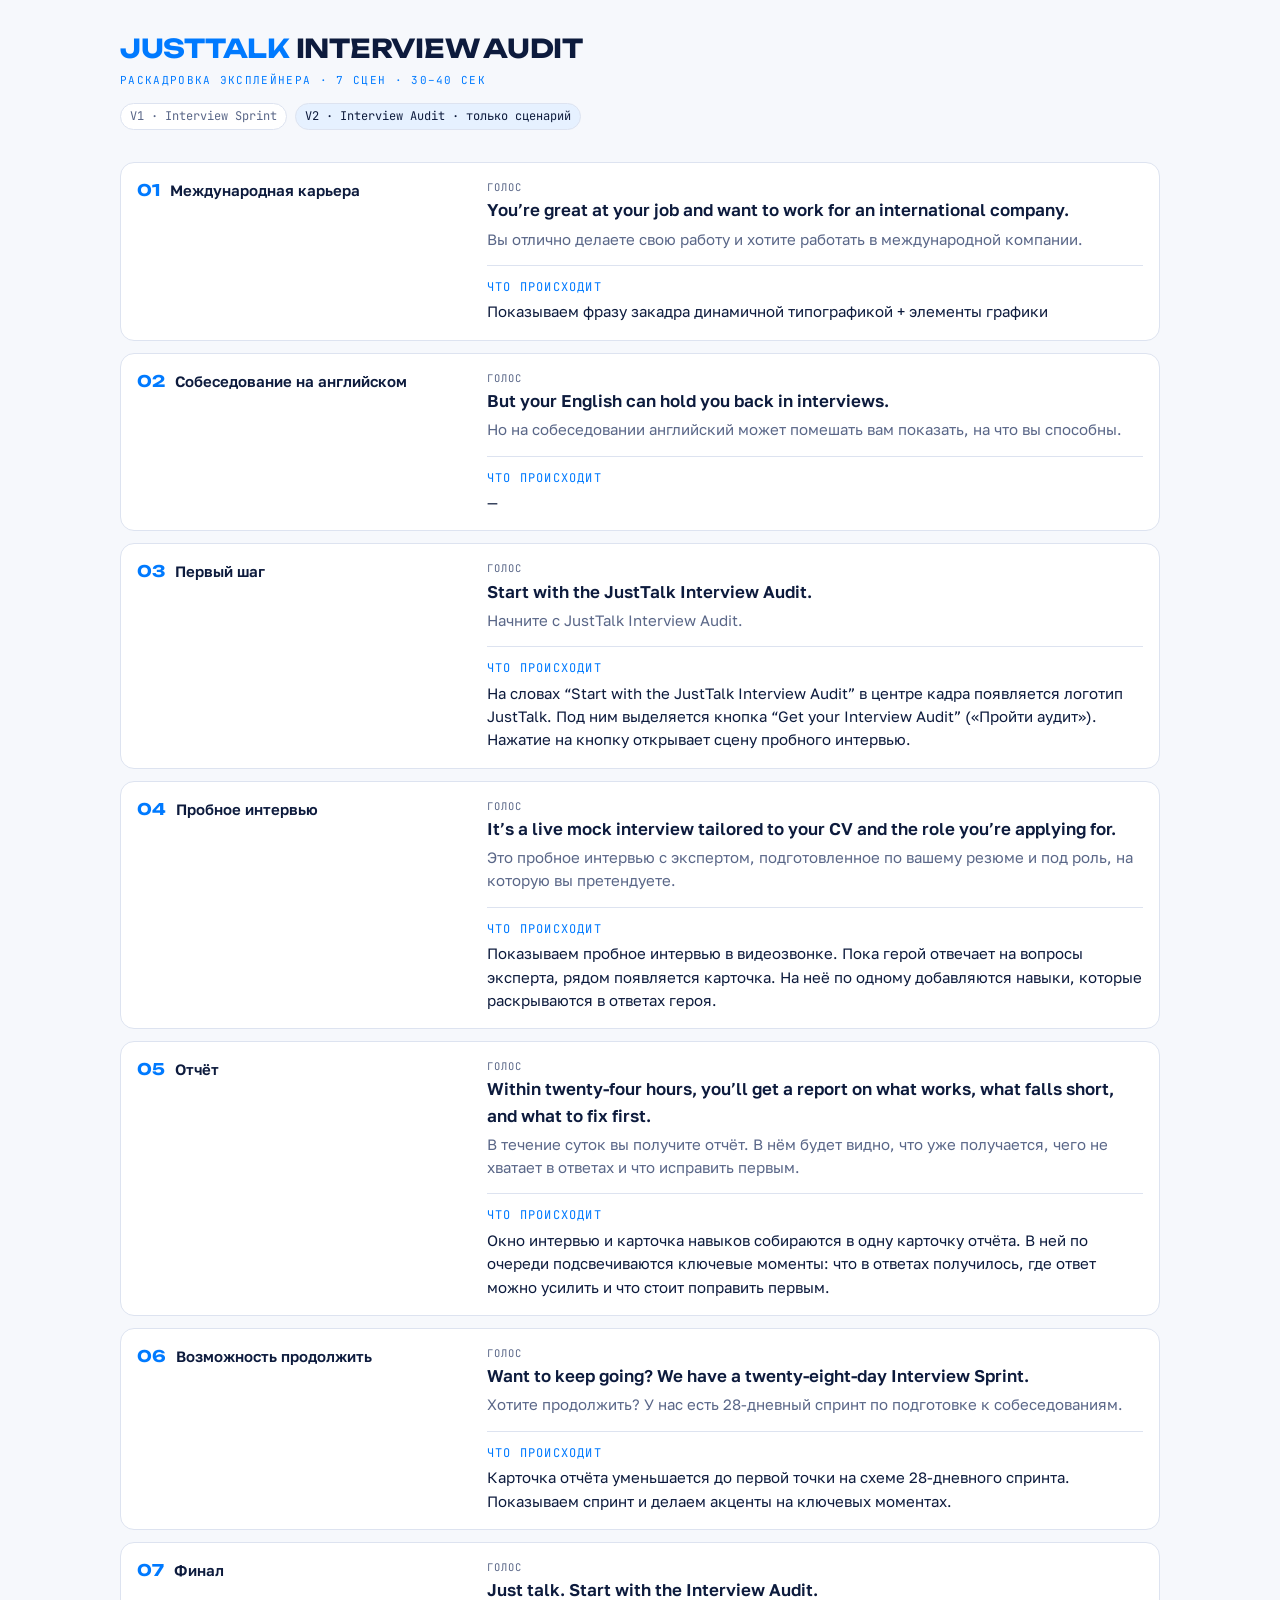
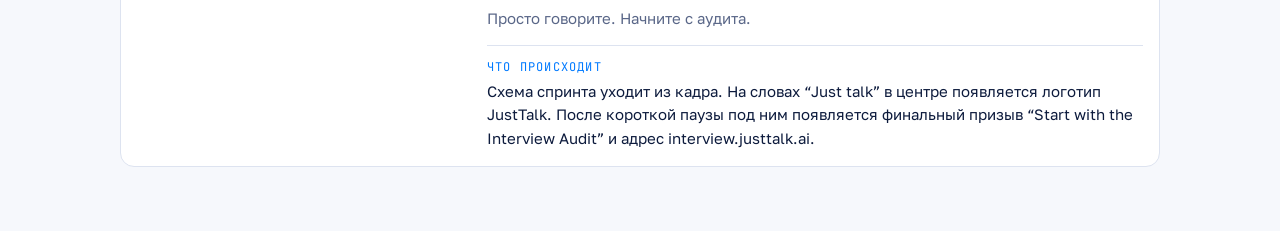
<file: v2/index.html>
<!doctype html>
<html lang="ru">
<head>
  <meta charset="utf-8">
  <meta name="viewport" content="width=device-width, initial-scale=1">
  <meta name="description" content="Вторая версия раскадровки эксплейнера JustTalk Interview Audit. Семь сцен с закадром, переводом и описанием действия в кадре.">
  <title>JustTalk Interview Audit · Раскадровка V2</title>
  <link rel="icon" href="../favicon.svg" type="image/svg+xml">
  <link rel="apple-touch-icon" href="../apple-touch-icon.png">
  <link rel="preconnect" href="https://fonts.googleapis.com">
  <link rel="preconnect" href="https://fonts.gstatic.com" crossorigin>
  <link rel="stylesheet" href="https://fonts.googleapis.com/css2?family=Unbounded:wght@500;700&amp;family=Golos+Text:wght@400;500;600&amp;family=JetBrains+Mono:wght@400;600&amp;display=swap">
  <link rel="stylesheet" href="../styles.css">
  <style>
    header.top { margin-bottom: 32px; }
    .versions { display: flex; flex-wrap: wrap; gap: 8px; }
    .versions a { text-decoration: none; }
    .versions a:hover { color: var(--brand); text-decoration: underline; }
    .versions [aria-current="page"] { background: var(--brand-soft); color: var(--ink); }
    .versions a:focus-visible { outline: 2px solid var(--brand); outline-offset: 3px; }
    .scene { grid-template-columns: minmax(200px, 1fr) minmax(0, 2fr); }
    .scene .tc .name { display: block; font-family: var(--body); font-size: 15px; }
    .vo { font-size: 17px; }
    .ru { font-size: 15px; margin-top: 4px; }
    .action { display: grid; gap: 4px; margin-top: 14px; border-top: 1px solid var(--line); padding-top: 12px; }
    .action .lbl { color: var(--brand); font-size: 12px; margin-bottom: 0; }
    @media (max-width: 640px) {
      .scene { grid-template-columns: 1fr; gap: 10px; }
    }
  </style>
</head>
<body>
  <div class="wrap">
    <header class="top">
      <div class="title">
        <h1><span class="accent">JUSTTALK</span> INTERVIEW AUDIT</h1>
        <p class="eyebrow">Раскадровка эксплейнера · 7 сцен · 30–40 сек</p>
      </div>
      <nav class="versions" aria-label="Версии раскадровки">
        <a class="chip" href="../index.html">V1 · Interview Sprint</a>
        <span class="chip" aria-current="page">V2 · Interview Audit · только сценарий</span>
      </nav>
    </header>

    <main class="scenes" aria-label="Сцены и закадровый текст">
      <article class="scene">
        <div class="tc"><span class="n">01</span><h2 class="name">Международная карьера</h2></div>
        <div>
          <p class="lbl">Голос</p>
          <p class="vo" lang="en">You’re great at your job and want to work for an international company.</p>
          <p class="ru">Вы отлично делаете свою работу и хотите работать в международной компании.</p>
          <div class="action">
            <p class="lbl">Что происходит</p>
            <p>Показываем фразу закадра динамичной типографикой + элементы графики</p>
          </div>
        </div>
      </article>
      <article class="scene">
        <div class="tc"><span class="n">02</span><h2 class="name">Собеседование на английском</h2></div>
        <div>
          <p class="lbl">Голос</p>
          <p class="vo" lang="en">But your English can hold you back in interviews.</p>
          <p class="ru">Но на собеседовании английский может помешать вам показать, на что вы способны.</p>
          <div class="action">
            <p class="lbl">Что происходит</p>
            <p>—</p>
          </div>
        </div>
      </article>
      <article class="scene">
        <div class="tc"><span class="n">03</span><h2 class="name">Первый шаг</h2></div>
        <div>
          <p class="lbl">Голос</p>
          <p class="vo" lang="en">Start with the JustTalk Interview Audit.</p>
          <p class="ru">Начните с JustTalk Interview Audit.</p>
          <div class="action">
            <p class="lbl">Что происходит</p>
            <p>На словах <span lang="en">“Start with the JustTalk Interview Audit”</span> в центре кадра появляется логотип JustTalk. Под ним выделяется кнопка <span lang="en">“Get your Interview Audit”</span> («Пройти аудит»). Нажатие на кнопку открывает сцену пробного интервью.</p>
          </div>
        </div>
      </article>
      <article class="scene">
        <div class="tc"><span class="n">04</span><h2 class="name">Пробное интервью</h2></div>
        <div>
          <p class="lbl">Голос</p>
          <p class="vo" lang="en">It’s a live mock interview tailored to your CV and the role you’re applying for.</p>
          <p class="ru">Это пробное интервью с экспертом, подготовленное по вашему резюме и под роль, на которую вы претендуете.</p>
          <div class="action">
            <p class="lbl">Что происходит</p>
            <p>Показываем пробное интервью в видеозвонке. Пока герой отвечает на вопросы эксперта, рядом появляется карточка. На неё по одному добавляются навыки, которые раскрываются в ответах героя.</p>
          </div>
        </div>
      </article>
      <article class="scene">
        <div class="tc"><span class="n">05</span><h2 class="name">Отчёт</h2></div>
        <div>
          <p class="lbl">Голос</p>
          <p class="vo" lang="en">Within twenty-four hours, you’ll get a report on what works, what falls short, and what to fix first.</p>
          <p class="ru">В течение суток вы получите отчёт. В нём будет видно, что уже получается, чего не хватает в ответах и что исправить первым.</p>
          <div class="action">
            <p class="lbl">Что происходит</p>
            <p>Окно интервью и карточка навыков собираются в одну карточку отчёта. В ней по очереди подсвечиваются ключевые моменты: что в ответах получилось, где ответ можно усилить и что стоит поправить первым.</p>
          </div>
        </div>
      </article>
      <article class="scene">
        <div class="tc"><span class="n">06</span><h2 class="name">Возможность продолжить</h2></div>
        <div>
          <p class="lbl">Голос</p>
          <p class="vo" lang="en">Want to keep going? We have a twenty-eight-day Interview Sprint.</p>
          <p class="ru">Хотите продолжить? У нас есть 28-дневный спринт по подготовке к собеседованиям.</p>
          <div class="action">
            <p class="lbl">Что происходит</p>
            <p>Карточка отчёта уменьшается до первой точки на схеме 28-дневного спринта. Показываем спринт и делаем акценты на ключевых моментах.</p>
          </div>
        </div>
      </article>
      <article class="scene">
        <div class="tc"><span class="n">07</span><h2 class="name">Финал</h2></div>
        <div>
          <p class="lbl">Голос</p>
          <p class="vo" lang="en">Just talk. Start with the Interview Audit.</p>
          <p class="ru">Просто говорите. Начните с аудита.</p>
          <div class="action">
            <p class="lbl">Что происходит</p>
            <p>Схема спринта уходит из кадра. На словах <span lang="en">“Just talk”</span> в центре появляется логотип JustTalk. После короткой паузы под ним появляется финальный призыв <span lang="en">“Start with the Interview Audit”</span> и адрес <span lang="en">interview.justtalk.ai</span>.</p>
          </div>
        </div>
      </article>
    </main>
  </div>
</body>
</html>
</file>
<file: styles.css>
/* Layout: panels stacked on one page (common, then one per variant); scenes are a vertical timeline of cards with a ref slot each */
:root{
  --bg:#f6f8fc; --surface:#ffffff; --ink:#0d1b3d; --muted:#5a6788; --line:#dde3f0;
  --brand:#007aff; --brand-soft:#e6f1ff; --navy:#0a1f4d; --slot:#f0f4fb; --frame-dark:#101828; --frame-avatar:#35405a; --on-brand:#ffffff; --live:#ff3b30;
  --display:"Unbounded","Golos Text",system-ui,sans-serif;
  --body:"Golos Text",system-ui,-apple-system,"Segoe UI",sans-serif;
  --mono:"JetBrains Mono",ui-monospace,Menlo,Consolas,monospace;
}
@media (prefers-color-scheme: dark){:root:not([data-theme="light"]){
  --bg:#0a1124; --surface:#111a33; --ink:#e8eefc; --muted:#94a3c4; --line:#22304f;
  --brand:#3d9bff; --brand-soft:#132a52; --navy:#c9dbff; --slot:#0e1730; --frame-dark:#060b18; --frame-avatar:#2c3852; --on-brand:#ffffff; color-scheme:dark}}
:root[data-theme="dark"]{
  --bg:#0a1124; --surface:#111a33; --ink:#e8eefc; --muted:#94a3c4; --line:#22304f;
  --brand:#3d9bff; --brand-soft:#132a52; --navy:#c9dbff; --slot:#0e1730; --frame-dark:#060b18; --frame-avatar:#2c3852; --on-brand:#ffffff; color-scheme:dark}
*{box-sizing:border-box}
body{background:var(--bg);color:var(--ink);font-family:var(--body);font-size:15px;line-height:1.55;margin:0}
.wrap{max-width:1080px;margin:0 auto;padding-inline:20px;padding-block:28px 64px}
h1,h2,h3{font-family:var(--display);text-wrap:balance;margin:0;color:var(--ink)}
h1{font-size:clamp(20px,3vw,26px);font-weight:700;letter-spacing:-.01em}
h2{font-size:20px;font-weight:700}
h3{font-size:15px;font-weight:500}
p{margin:0}
.eyebrow{font-family:var(--mono);font-size:11px;letter-spacing:.12em;text-transform:uppercase;color:var(--brand)}
.muted{color:var(--muted)}
header.top{display:grid;gap:14px;margin-bottom:96px}
.title{display:grid;gap:4px}
h1 .accent{color:var(--brand)}
.links{justify-self:start}
.links summary{cursor:pointer;font-weight:500;font-size:14px;color:var(--brand)}
.links summary:focus-visible{outline:2px solid var(--brand);outline-offset:2px}
.links ul{margin:8px 0 0;padding-left:18px;display:grid;gap:6px}
.links a{color:var(--ink)}
.links a:hover{color:var(--brand)}
.logo{display:block;height:20px;width:auto;overflow:visible;margin-bottom:28px}
.logo .ink{fill:var(--ink)}
.logo .brand{fill:var(--brand);transform-box:fill-box;transform-origin:center}
.logo .brand.play{animation:eq-short 1.1s ease-in-out infinite}
.logo .brand ~ .brand.play{animation-name:eq-tall;animation-delay:.15s}
.logo .brand ~ .brand ~ .brand.play{animation-name:eq-short;animation-delay:.3s}
@keyframes eq-short{0%,100%{transform:scaleY(1)}50%{transform:scaleY(1.5)}}
@keyframes eq-tall{0%,100%{transform:scaleY(1)}50%{transform:scaleY(.5)}}
@media (prefers-reduced-motion: reduce){.logo .brand.play{animation:none}}
.meta{display:flex;flex-wrap:wrap;gap:8px}
.chip{font-family:var(--mono);font-size:12px;padding:3px 9px;border:1px solid var(--line);border-radius:999px;background:var(--surface);color:var(--muted)}
#panels{display:grid;gap:96px}
.panel:not(#p-common) .intro h2{color:var(--brand)}
.group{font-size:clamp(20px,3vw,26px)}
.boards{margin-bottom:-40px}
audio{display:block;width:100%}
.panel{display:grid;gap:22px}
.intro{display:grid;gap:10px;max-width:70ch}
.cols{display:grid;grid-template-columns:repeat(auto-fit,minmax(min(280px,100%),1fr));gap:14px} /* min(…,100%): на узком экране колонка не шире контейнера */
.box{background:var(--surface);border:1px solid var(--line);border-radius:14px;padding:18px;display:grid;gap:10px;min-width:0;align-content:start}
.box ul,.intro ul{margin:0;padding-left:18px;display:grid;gap:6px}
.box ul{gap:22px}
.swatches{display:flex;flex-wrap:wrap;gap:10px}
.sw{display:grid;gap:4px;font-family:var(--mono);font-size:11px;color:var(--muted)}
.sw b{display:block;width:64px;height:40px;border-radius:8px;border:1px solid var(--line)}
/* Образцы градиентов: размытые цветовые пятна (--a…--d) на базовом цвете (--e), медленный дрейф и зерно поверх */
.grads{display:grid;grid-template-columns:repeat(2,minmax(0,1fr));gap:12px}
.gsw{display:grid;gap:6px;font-family:var(--mono);font-size:11px;color:var(--muted)}
.grad{display:block;position:relative;overflow:hidden;aspect-ratio:16/10;border-radius:12px;border:1px solid var(--line);background:var(--e)}
.grad::before{content:"";position:absolute;inset:-35%;background:radial-gradient(circle at 22% 22%,var(--a),transparent 52%),radial-gradient(circle at 80% 18%,var(--b),transparent 50%),radial-gradient(circle at 16% 84%,var(--c),transparent 52%),radial-gradient(circle at 84% 80%,var(--d),transparent 50%);animation:grad-drift 4s ease-in-out infinite alternate}
.grad::after{content:"";position:absolute;inset:0;background-image:url("data:image/svg+xml,%3Csvg xmlns='http://www.w3.org/2000/svg' width='160' height='160'%3E%3Cfilter id='n'%3E%3CfeTurbulence type='fractalNoise' baseFrequency='0.9' numOctaves='2' stitchTiles='stitch'/%3E%3CfeColorMatrix values='0 0 0 0 0 0 0 0 0 0 0 0 0 0 0 0 0 0 0.55 0'/%3E%3C/filter%3E%3Crect width='100%25' height='100%25' filter='url(%23n)'/%3E%3C/svg%3E");mix-blend-mode:overlay;opacity:.55}
.gsw:nth-child(2) .grad::before{animation-delay:-1s}.gsw:nth-child(3) .grad::before{animation-delay:-2s}.gsw:nth-child(4) .grad::before{animation-delay:-3s}
@keyframes grad-drift{0%{transform:translate(-10%,-7%) rotate(-6deg) scale(1)}50%{transform:translate(9%,6%) rotate(18deg) scale(1.18)}100%{transform:translate(-5%,11%) rotate(-16deg) scale(1.08)}}
@media (prefers-reduced-motion: reduce){.grad::before{animation:none}}
pre.code{margin:0;font-family:var(--mono);font-size:12px;white-space:pre-wrap;word-break:break-word;background:var(--slot);border:1px solid var(--line);border-radius:10px;padding:12px;color:var(--ink)}
.scenes{display:grid;gap:12px}
.scene{display:grid;grid-template-columns:minmax(0,320px) minmax(0,1fr);gap:22px;background:var(--surface);border:1px solid var(--line);border-radius:14px;padding:16px}
/* пока скрыто: название сцены под кадром и блок «Что происходит» (данные остались в data.js — вернуть, убрав эту строку) */
.scene .tc .name,.scene .vis{display:none}
.shot{display:grid;gap:10px;align-content:start}
.tc{display:flex;gap:10px;align-items:baseline}
.tc .n{font-family:var(--display);font-size:16px;font-weight:700;color:var(--brand);line-height:1}
.tc .name{font-size:13px;font-weight:600;color:var(--ink)}
.body{display:grid;gap:10px;min-width:0}
.vo{font-weight:600;font-size:15.5px}
.vo.silent{font-weight:400;color:var(--muted);font-style:italic}
.ru{color:var(--muted);font-size:13.5px}
.lbl{font-family:var(--mono);font-size:10.5px;letter-spacing:.1em;text-transform:uppercase;color:var(--muted);margin-bottom:2px}
/* пункт с тремя плашками календаря — на всю ширину блока, плашки в ряд; остальные пункты по три в ряд без пустот */
.els > .wide{grid-column:1/-1}
.els > .wide > p{max-width:70ch}
.cal-plates{display:grid;grid-template-columns:repeat(auto-fit,minmax(min(240px,100%),1fr));gap:12px;margin-top:14px}
.cal-plates .demo{margin-top:0;height:220px}
.els{counter-reset:el;gap:44px 36px;margin-top:18px}
.box:has(.els){padding:28px 28px 34px}
.els .lbl{counter-increment:el;font-size:12px;font-weight:600;color:var(--brand);margin-bottom:12px}
.els .lbl::before{content:counter(el,decimal-leading-zero);color:var(--brand);margin-right:8px}
.ost{display:inline-block;background:var(--brand-soft);color:var(--ink);border-radius:6px;padding:2px 8px;font-size:13.5px;font-weight:500}
.ref{display:grid;grid-template-columns:repeat(auto-fill,minmax(120px,1fr));gap:8px;color:var(--muted)}
.ref img{border-radius:8px;width:100%;height:auto;display:block}
.ref figure{margin:0;display:grid;gap:4px}
.ref figcaption{font-size:11.5px}
.hl{color:var(--brand);font-weight:600}
.note{font-size:13px;color:var(--muted);border-left:3px solid var(--brand);padding-left:10px}
@media (max-width:760px){
  .box:has(.els){padding:20px 16px 26px}
  .cur-demo .stage-wrap{max-width:calc(100% - 28px)} /* наклонённое 3D-окно не вылезает за край узкой плашки */
  .scene{grid-template-columns:1fr}
}
/* Живые примеры в блоке сквозных элементов (app.js): эквалайзер-конструктор и календарь → плитки */
.demo{margin-top:14px;height:110px;border-radius:10px;border:1px solid var(--line);background:radial-gradient(120% 90% at 12% 0%,var(--brand-soft),transparent 62%),var(--slot);display:grid;place-items:center}
.demo svg{width:100%;max-width:240px;height:auto;overflow:visible}
.demo{position:relative;overflow:hidden}
.demo-tag{position:absolute;top:8px;left:10px;font-family:var(--mono);font-size:10px;letter-spacing:.08em;color:var(--muted)}
.cal3d-demo{height:170px}
.calbook-demo{height:230px}
.cal3d-demo canvas,.calbook-demo canvas{position:absolute;inset:0;width:100%;height:100%;display:block}
.eq-demo{overflow:hidden}.eq-demo rect{fill:var(--brand)}
/* плашки на живом градиенте с шумом, как в палитре: белый эквалайзер на розово-синем, кинетический текст на голубом, курсор на мятном */
.demo-grad{position:relative;overflow:hidden;background:var(--e);border-color:transparent}
.demo-grad::before{content:"";position:absolute;inset:-35%;background:radial-gradient(circle at 22% 22%,var(--a),transparent 52%),radial-gradient(circle at 80% 18%,var(--b),transparent 50%),radial-gradient(circle at 16% 84%,var(--c),transparent 52%),radial-gradient(circle at 84% 80%,var(--d),transparent 50%);animation:grad-drift 4s ease-in-out infinite alternate}
.demo-grad::after{content:"";position:absolute;inset:0;background-image:url("data:image/svg+xml,%3Csvg xmlns='http://www.w3.org/2000/svg' width='160' height='160'%3E%3Cfilter id='n'%3E%3CfeTurbulence type='fractalNoise' baseFrequency='0.9' numOctaves='2' stitchTiles='stitch'/%3E%3CfeColorMatrix values='0 0 0 0 0 0 0 0 0 0 0 0 0 0 0 0 0 0 0.55 0'/%3E%3C/filter%3E%3Crect width='100%25' height='100%25' filter='url(%23n)'/%3E%3C/svg%3E");mix-blend-mode:overlay;opacity:.55}
/* градиент под содержимым (z-index -1 внутри изолированной плашки), шум — поверх всего, включая курсор; белое чуть прозрачное — вплавлено в градиент; акценты и зачёркивание — фирменный синий (чёрный на голубом смотрелся грубо) */
.demo-grad{isolation:isolate}.demo-grad::before{z-index:-1}.eq-demo.demo-grad rect{fill:#fff;fill-opacity:.85}
.demo-grad .kt{color:rgba(255,255,255,.92)}.demo-grad .kt .acc{color:var(--brand)}.demo-grad .kt .ln.strike::after{background:var(--brand)}
@media (prefers-reduced-motion: reduce){.demo-grad::before{animation:none}}
.cal-demo .c-empty{fill:var(--line)}.cal-demo .c-prac{fill:var(--brand);fill-opacity:.35}.cal-demo .c-coach{fill:var(--brand);fill-opacity:.65}.cal-demo .c-mock{fill:var(--brand)}
/* шарик-отметка: белый с синей обводкой и мягким синим свечением — заметен и на светлых, и на синих плитках */
.cal-demo .trail{fill:var(--brand);fill-opacity:.45}
.cal-demo circle{fill:var(--on-brand);stroke:var(--brand);stroke-width:1.3;filter:drop-shadow(0 0 2.5px color-mix(in srgb,var(--brand) 70%,transparent)) drop-shadow(0 1px 1px color-mix(in srgb,var(--ink) 30%,transparent))}
.cal-demo text{font-family:var(--body);font-weight:700;fill:var(--brand)}
/* Реальный коуч: окно звонка, где у коуча включается «живое видео», курсор раскрывает его на всё окно, затем всё возвращается (app.js) */
.coach-demo{height:200px;padding:14px}
.cw{width:100%;max-width:300px;background:var(--surface);border:1px solid var(--line);border-radius:12px;padding:8px;display:grid;gap:8px;box-shadow:0 6px 18px color-mix(in srgb,var(--ink) 10%,transparent)}
.cw-head{display:flex;align-items:center;gap:2px;font-size:10px;color:var(--muted)}
.cw-head i{width:3px;height:6px;border-radius:2px;background:var(--brand)}.cw-head i:nth-child(2){height:10px}
.cw-head span{margin-left:6px;padding-left:6px;border-left:1px solid var(--line)}
.cw-tiles{display:flex;gap:6px;height:118px;transition:gap .7s}
.cw-tile{position:relative;flex:1 1 0;min-width:0;border-radius:8px;background:var(--frame-dark);overflow:hidden;display:grid;place-items:center;transition:flex-grow .7s cubic-bezier(.65,0,.35,1),opacity .5s}
.cw .av{width:32px;height:32px;border-radius:50%;background:var(--frame-avatar);color:var(--on-brand);display:grid;place-items:center;font:600 13px var(--body);transition:opacity .45s,transform .45s}
.cw .nm{position:absolute;left:6px;bottom:6px;font:600 9px var(--body);color:var(--on-brand);display:flex;align-items:center;gap:4px;padding:2px 6px;border-radius:999px;background:color-mix(in srgb,var(--frame-dark) 55%,transparent)}
.cw .video{position:absolute;inset:0;aspect-ratio:auto;border:0;border-radius:0;opacity:0;transition:opacity .6s}
.cw .sil{position:absolute;left:50%;bottom:0;width:62%;max-width:120px;transform:translateX(-50%);fill:var(--frame-dark);fill-opacity:.55;opacity:0;transition:opacity .6s}
.cw .sil .head{transform-box:fill-box;transform-origin:50% 100%;animation:nod 2.6s ease-in-out infinite}
@keyframes nod{0%,100%{transform:translateY(0) rotate(0)}30%{transform:translateY(1.5px) rotate(-3deg)}60%{transform:translateY(-.5px) rotate(2deg)}}
.cw .live{position:absolute;top:6px;right:6px;font:600 8px var(--mono);letter-spacing:.06em;color:var(--on-brand);padding:2px 6px;border-radius:999px;background:color-mix(in srgb,var(--frame-dark) 55%,transparent);opacity:0;transition:opacity .45s}
.cw .live::before{content:"";display:inline-block;width:5px;height:5px;border-radius:50%;background:var(--live);margin-right:4px;vertical-align:1px;animation:blink 1.2s steps(2,start) infinite}
@keyframes blink{50%{opacity:.25}}
.cw .talk{display:inline-flex;gap:1.5px;align-items:flex-end;height:8px}
.cw .talk b{width:2px;height:8px;border-radius:1px;background:var(--on-brand);transform:scaleY(.3);transform-origin:bottom}
.cw .shot{position:absolute;inset:0;width:100%;height:100%;object-fit:cover;opacity:0;transition:opacity .6s}
.cw .has-shot .video,.cw .has-shot .sil{display:none}
.coach-demo.on .coach .shot,.coach-demo.on .coach .video,.coach-demo.on .coach .sil,.coach-demo.on .coach .live{opacity:1}
.coach-demo.on .coach .av{opacity:0;transform:scale(.6)}
.coach-demo.on .talk b{animation:talk .7s ease-in-out infinite}.coach-demo.on .talk b:nth-child(2){animation-duration:.55s}.coach-demo.on .talk b:nth-child(3){animation-duration:.8s;animation-delay:-.3s}
@keyframes talk{0%,100%{transform:scaleY(.3)}50%{transform:scaleY(1)}}
.coach-demo.big .cw-tiles{gap:0}.coach-demo.big .you{flex-grow:.0001;opacity:0}
@media (prefers-reduced-motion: reduce){.cw .sil .head,.cw .live::before,.coach-demo.on .talk b{animation:none}}
/* Счётчики: крупное число прокручивается как одометр, под ним подпись и столько же точек/плиток/столбиков (app.js) */
.stat-demo{height:180px}
.stat{display:grid;justify-items:center;gap:8px}
.odo{display:flex;font:700 48px/1 var(--display);color:var(--brand);letter-spacing:-.02em}
.odo-col{display:block;width:.86em;height:1em;overflow:hidden;transition:width .5s cubic-bezier(.65,0,.35,1)}
.odo-col.off{width:0}
.odo .strip{display:flex;flex-direction:column;transition:transform .9s cubic-bezier(.65,0,.35,1)}
.odo .strip span{height:1em;text-align:center}
.stat-lbl{font:600 10.5px var(--mono);letter-spacing:.08em;text-transform:uppercase;color:var(--muted);transition:opacity .25s}
.stat-lbl.out{opacity:0}
.stat-dots{display:grid;gap:3px;justify-content:center;align-content:center;align-items:end;min-height:30px}
.stat-dots i{display:block;border-radius:50%;background:var(--brand);width:6px;height:6px;transform:scale(0);transition:transform .35s cubic-bezier(.34,1.56,.64,1)}
.stat-dots i.on{transform:scale(1)}
.stat-dots.tile i{width:7px;height:7px;border-radius:2px}
.stat-dots.bar i{width:9px;height:26px;border-radius:4.5px;transform-origin:bottom}
.stat-dots.dot i{width:11px;height:11px}
.stat-dots.wide i{width:34px;height:9px;border-radius:4.5px}
/* Человечек и тень: ярлыки опыта на тени гаснут, человечек растёт до тени, ярлыки переходят в его облачко (app.js) */
.shadow-demo{height:160px;place-items:end center}
.shadow-demo svg{max-width:300px;display:block}
/* руки человечка — линии: цвет обводки берём тот же, что у заливки группы (синий герой / тень) */
.arm{fill:none;stroke-linecap:round}.f-brand .arm{stroke:var(--brand)}.f-shadow .arm{stroke:var(--ink)}.f-mute .arm{stroke:var(--muted)}
.shadow-demo .cap{font-family:var(--mono);font-size:7px;font-weight:600;letter-spacing:.03em;fill:var(--muted)}
/* Курсор: наводится на строку (подсветка), нажимает Start (рябь), раскрывает карточку фокуса и указывает на неё (app.js) */
.cur-demo{height:220px;padding:16px;place-items:start center}
/* прозрачность — на обёртке, а не на 3D-сцене: в Safari opacity у элемента с preserve-3d «сплющивает» объём, и слои перещёлкиваются */
.cur-demo .stage-wrap{width:100%;max-width:260px;perspective:760px;opacity:0;will-change:opacity}
/* псевдо-3D: окно и карточка развёрнуты в пространстве; появление, покачивание, поворот на клике и нажатие кнопки считает JS по времени цикла */
.cur-demo .stage{width:100%;transform-style:preserve-3d;transform:rotateX(14deg) rotateY(-12deg) rotateZ(1.5deg);will-change:transform}
.ui{width:100%;background:var(--surface);border:1px solid var(--line);border-radius:12px;padding:10px 10px 6px;display:grid;gap:4px;transform-style:preserve-3d;box-shadow:0 2px 0 color-mix(in srgb,var(--line) 90%,var(--ink)),0 18px 30px -8px color-mix(in srgb,var(--ink) 22%,transparent)}
.ui-head{display:flex;justify-content:space-between;align-items:center;font:700 13px var(--body);color:var(--ink);padding:0 4px 4px}
.ui-prog{display:flex;gap:3px}.ui-prog i{width:14px;height:4px;border-radius:2px;background:var(--brand)}.ui-prog i:last-child{background:var(--line)}
.ui-row{display:flex;align-items:center;gap:8px;padding:6px 4px;border-radius:8px;background:var(--surface);transition:background .3s,transform .35s,box-shadow .35s}
.ui-row + .ui-row{border-top:1px solid var(--line)}
.ui-row .av{width:22px;height:22px;border-radius:50%;background:var(--frame-avatar);flex:none}
.ui-row .tx{display:grid;flex:1;min-width:0;line-height:1.25}.ui-row .tx b{font:600 11px var(--body);color:var(--ink)}.ui-row .tx small{font-size:9.5px;color:var(--muted)}
.ui-row .chk{width:18px;height:18px;border-radius:50%;background:var(--brand-soft);color:var(--brand);font-size:10px;display:grid;place-items:center}
.ui-row .go{font:600 10px var(--body);color:var(--on-brand);background:var(--brand);border-radius:6px;padding:5px 10px;transition:box-shadow .25s ease}
.cur-demo.hov1 .r1{background:var(--brand-soft);transform:translateZ(14px);box-shadow:0 10px 16px -6px color-mix(in srgb,var(--ink) 25%,transparent)}
.cur-demo.press1 .r1{transform:scale(.97);background:color-mix(in srgb,var(--brand-soft) 45%,var(--surface))} /* строка зажата вместе с курсором; на отпускании загорается и всплывает (hov1) */
.cur-demo.hov2 .go{box-shadow:0 4px 10px -2px color-mix(in srgb,var(--brand) 55%,transparent)}
.cur-demo .ring{position:absolute;left:0;top:0;width:30px;height:30px;margin:-15px 0 0 -15px;border-radius:50%;border:2px solid var(--brand);opacity:0;pointer-events:none;translate:var(--rx,0) var(--ry,0)}
.cur-demo.click .ring{animation:ripple .6s ease-out}
@keyframes ripple{0%{opacity:.8;transform:scale(.3)}100%{opacity:0;transform:scale(1.5)}}
.cur-demo .pop{position:absolute;left:50%;top:calc(100% - 6px);width:88%;transform-origin:50% 0;transform:translate(-50%,0) translateZ(26px) rotateX(-85deg);opacity:0;background:var(--surface);border:1px solid var(--line);border-radius:10px;padding:8px 10px;display:grid;gap:3px;box-shadow:0 8px 20px color-mix(in srgb,var(--ink) 12%,transparent);transition:opacity .35s,transform .6s cubic-bezier(.34,1.56,.64,1),border-color .3s}
.cur-demo .pop small{font:600 8.5px var(--mono);letter-spacing:.06em;color:var(--brand)}.cur-demo .pop span{font-size:10.5px;line-height:1.3;color:var(--ink)}
/* карточка откидывается уже приподнятой над окном (translateZ), иначе на полпути она пересекает плоскость окна
   и в Safari кнопка Start под ней мигает */
.cur-demo.open .pop{opacity:1;transform:translate(-50%,0) translateZ(26px) rotateX(0)}
/* уход карточки: не складывается обратно, а мягко опускается и растворяется; к исходному «сложенному» виду возвращается уже невидимой */
.cur-demo.leave .pop{opacity:0;transform:translate(-50%,10px) translateZ(26px) rotateX(0) scale(.95);transition:opacity .4s ease-in,transform .5s cubic-bezier(.4,0,1,1)}
/* клик: окно коротко «доворачивается» в пространстве и пружинит обратно, карточка фокуса откидывается вниз на шарнире */
.cur-demo.hov3 .pop{border-color:var(--brand)}
/* общий курсор плашек «Реальный коуч» и «Курсор» (.pcur): двигает JS (cursorRig в app.js); здесь вид — синий с мягким градиентом, белая обводка и тень */
.cur-demo .stage{position:relative}
.demo .pcur{max-width:none;position:absolute;left:0;top:0;width:28px;height:39px;transform-origin:1px 1px;opacity:0;transition:opacity .3s;filter:drop-shadow(0 6px 5px color-mix(in srgb,var(--ink) 35%,transparent));will-change:transform}
.pcur .cur-face{fill:url(#cur-g);stroke:var(--on-brand);stroke-width:1.2;stroke-linejoin:round}
.cur-on > .pcur{opacity:1}
@media (prefers-reduced-motion: reduce){.cur-demo.click .ring{animation:none}}
/* Кинетический текст: фразы из закадра собираются по словам в ритм голоса (app.js строит слова и подгоняет --fit под ширину плашки).
   Анимируются только transform и opacity — размытие (filter) на каждом слове давало подтормаживания, особенно в Safari */
.kt-demo{height:170px;padding:16px}
.kt-demo > .kt{grid-area:1/1} /* два слоя в одной ячейке: старая фраза уходит, новая проявляется поверх — без пустой паузы */
.kt{width:100%;display:grid;gap:4px;justify-items:center;text-align:center;font-family:var(--display);font-weight:700;color:var(--ink);font-size:calc(17px * var(--fit,1));line-height:1.15;letter-spacing:-.01em}
.kt .ln{position:relative;display:block;white-space:nowrap}
.kt .w{display:inline-block;margin:0 .14em;opacity:0;transform:translateY(.35em) scale(.98);animation:kt-in .75s cubic-bezier(.22,1,.36,1) both;animation-delay:calc(var(--i) * var(--step));will-change:transform,opacity}
.kt .acc{color:var(--brand)}
.kt .big{font-size:calc(46px * var(--fit,1));line-height:1;letter-spacing:-.03em}
.kt .mid{font-size:calc(32px * var(--fit,1));line-height:1;letter-spacing:-.02em}
.kt .big.w,.kt .mid.w{animation-name:kt-pop;animation-duration:.9s}
.kt .ln.strike::after{content:"";position:absolute;left:-4px;right:-4px;top:54%;height:3px;border-radius:2px;background:var(--brand);transform:scaleX(0);transform-origin:left;animation:kt-strike .5s cubic-bezier(.65,0,.35,1) both;animation-delay:calc(var(--n) * var(--step) + 350ms)}
.kt.out .w{animation:kt-out .5s cubic-bezier(.4,0,.2,1) both;animation-delay:calc(var(--i) * 30ms)} /* both: пока слово ждёт своей очереди, оно остаётся видимым, а не гаснет — это и было мигание */
.kt.out .ln.strike::after{animation:kt-fade .4s ease both}
@keyframes kt-fade{from{transform:scaleX(1);opacity:1}to{transform:scaleX(1);opacity:0}}
@keyframes kt-in{to{opacity:1;transform:none}}
@keyframes kt-pop{0%{opacity:0;transform:scale(.7)}55%{opacity:1;transform:scale(1.04)}100%{opacity:1;transform:none}}
@keyframes kt-out{from{opacity:1;transform:none}to{opacity:0;transform:translateY(-.3em)}}
@keyframes kt-strike{to{transform:scaleX(1)}}
@media (prefers-reduced-motion: reduce){.kt .w{animation:none;opacity:1;transform:none}.kt .ln.strike::after{animation:none;transform:scaleX(1)}}
/* Условные кадры (frames.js): классы заливок, обводок и текста внутри SVG */
.frame{display:block;width:100%;height:auto;border-radius:10px;border:1px solid var(--line);background:radial-gradient(120% 90% at 12% 0%,var(--brand-soft),transparent 62%),var(--slot)}
.frame text{font-family:var(--body)}
.ph-ring{fill:none;stroke:var(--muted);stroke-opacity:.35;stroke-width:2;stroke-dasharray:5 5}.ph-q{fill:var(--muted);fill-opacity:.45;font:700 40px var(--display)} /* заглушка скрытого кадра */
.f-ink{fill:var(--ink)}.f-brand{fill:var(--brand)}.f-soft{fill:var(--brand-soft)}.f-white{fill:var(--on-brand)}
.f-mute{fill:var(--muted);opacity:.4}.f-ghost{fill:var(--brand);opacity:.14}.f-shadow{fill:var(--ink);opacity:.13}
.f-card{fill:var(--surface);stroke:var(--line)}.f-ghostcard{fill:var(--surface);stroke:var(--line);opacity:.55}
.f-focus,.f-hl{fill:var(--brand-soft);stroke:var(--brand)}
.f-dark{fill:var(--frame-dark)}.f-avatar{fill:var(--frame-avatar)}
.f-tile{fill:var(--line)}.f-tile-on{fill:var(--brand);opacity:.4}.f-tag{fill:var(--surface);opacity:.85}
.f-head,.f-knob{fill:var(--surface);stroke:var(--brand);stroke-width:2}
.f-cursor{fill:var(--ink);stroke:var(--surface);stroke-width:1.2;stroke-linejoin:round}
.s-line{stroke:var(--line)}.s-brand{stroke:var(--brand)}
.s-arrow{stroke:var(--muted);fill:none;stroke-width:1.5;stroke-linecap:round;stroke-linejoin:round}
.t-ink{fill:var(--ink)}.t-mute{fill:var(--muted)}.t-brand{fill:var(--brand)}.t-on{fill:var(--on-brand)}
</file>
